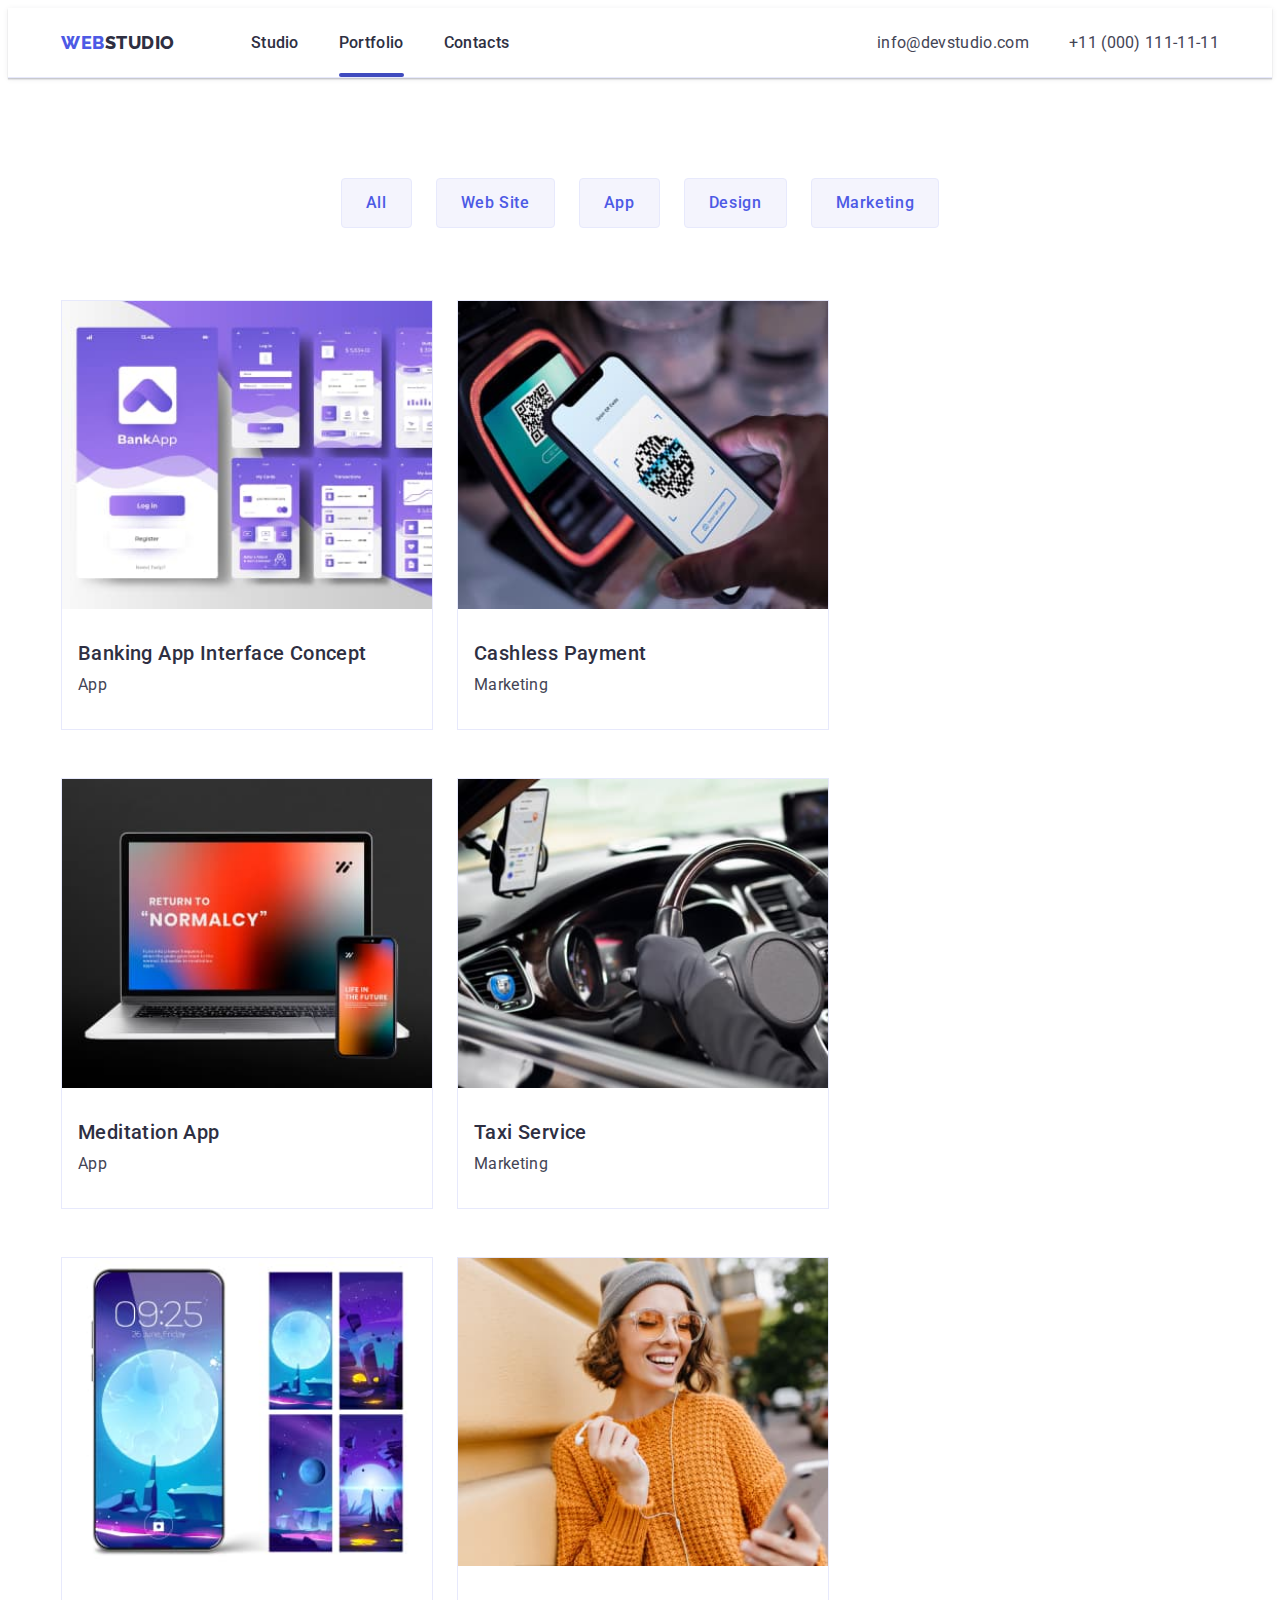
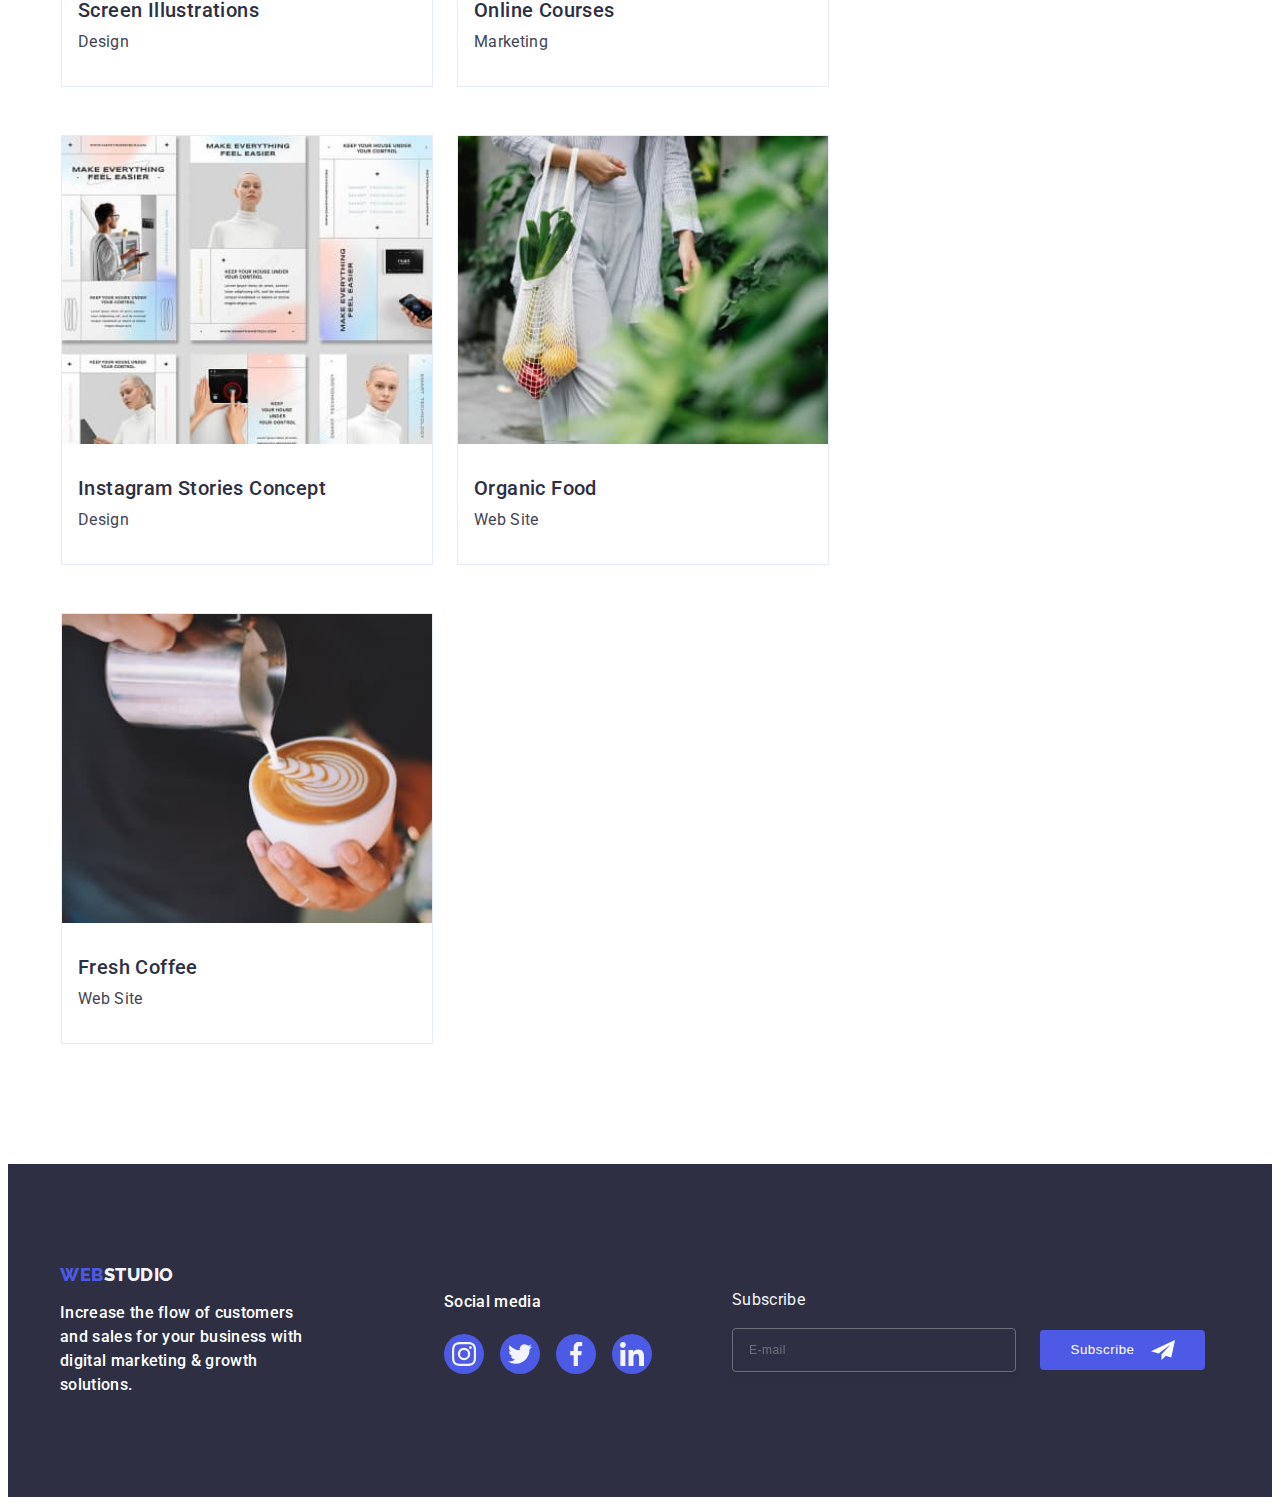
<file: portfolio.html>
<!DOCTYPE html>
<html lang="en">
  <head>
    <meta charset="UTF-8" />
    <meta name="viewport" content="width=device-width, initial-scale=1.0" />
    <title>WebStudio</title>
    <link rel="preconnect" href="https://fonts.googleapis.com" />
    <link rel="preconnect" href="https://fonts.gstatic.com" crossorigin />
    <link
      href="https://fonts.googleapis.com/css2?family=Raleway:wght@800&family=Roboto:wght@400;500;700;900&display=swap"
      rel="stylesheet"
    />
    <link
      rel="stylesheet"
      href="https://cdnjs.cloudflare.com/ajax/libs/modern-normalize/2.0.0/modern-normalize.min.css"
      integrity="sha512-4xo8blKMVCiXpTaLzQSLSw3KFOVPWhm/TRtuPVc4WG6kUgjH6J03IBuG7JZPkcWMxJ5huwaBpOpnwYElP/m6wg=="
      crossorigin="anonymous"
      referrerpolicy="no-referrer"
    />
    <link rel="stylesheet" href="./css/styles.css" />
    <link rel="stylesheet" href="./css/media.css" />
  </head>
  <body>
    <header class="header">
      <div class="container header-container">
        <nav class="nav-container">
          <a class="logo link" href="./index.html"
            >Web<span class="second-logocolor-logo">Studio</span></a
          >
          <button class="hamburder-btn" data-mob-open type="button ">
            <svg class="humburger-svg" width="32" height="22">
              <use href="./images/icons.svg#icon-menu-hamburger"></use>
            </svg>
          </button>

          <ul class="header-menu list">
            <li class="heder-menu-item">
              <a class="contact-link link" href="./index.html">Studio</a>
            </li>
            <li class="heder-menu-item">
              <a
                class="contact-link link current studio-color"
                href="./portfolio.html"
                >Portfolio</a
              >
            </li>
            <li class="heder-menu-item">
              <a class="contact-link link" href="">Contacts</a>
            </li>
          </ul>
        </nav>
        <address class="address-container">
          <ul class="link-header list" id="contact">
            <li>
              <a class="address-link link" href="mailto:info@devstudio.com"
                >info@devstudio.com</a
              >
            </li>
            <li>
              <a class="address-link link" href="tel:+110001111111"
                >+11 (000) 111-11-11</a
              >
            </li>
          </ul>
        </address>
      </div>
      <div class="mob-menu is-hidden" data-mob>
        <div>
          <button class="close-menu-button" type="button " data-mob-close>
            <svg class="menu-button-svg" width="8" height="8">
              <use href="./images/icons.svg#icon-close-black"></use>
            </svg>
          </button>

          <ul class="header-mob-menu list">
            <li class="header-mob-menu-item">
              <a class="contact-link-mob link studio-color" href="./index.html"
                >Studio</a
              >
            </li>
            <li class="header-mob-menu-item">
              <a class="contact-link-mob link" href="./portfolio.html"
                >Portfolio</a
              >
            </li>
            <li class="header-mob-menu-item">
              <a class="contact-link-mob link" href="">Contacts</a>
            </li>
          </ul>
        </div>

        <div>
          <ul class="link-mob-header list" id="contact">
            <li>
              <a class="address-mob-link link" href="tel:+110001111111"
                >+11 (000) 111-11-11</a
              >
            </li>
            <li>
              <a class="address-mob-link link" href="mailto:info@devstudio.com"
                >info@devstudio.com</a
              >
            </li>
          </ul>
          <ul class="mob-social-icons">
            <li class="mob-soc-ico-iteam">
              <a class="mob-soc-link" href="#">
                <svg class="mob-svg" width="24" height="24">
                  <use href="./images/icons.svg#icon-instagram"></use></svg
              ></a>
            </li>
            <li class="mob-soc-ico-iteam">
              <a class="mob-soc-link" href="#">
                <svg class="mob-svg" width="24" height="24">
                  <use href="./images/icons.svg#icon-twitter"></use></svg
              ></a>
            </li>
            <li class="mob-soc-ico-iteam">
              <a class="mob-soc-link" href="#">
                <svg class="mob-svg" width="24" height="24">
                  <use href="./images/icons.svg#icon-facebook"></use></svg
              ></a>
            </li>
            <li class="mob-soc-ico-iteam">
              <a class="mob-soc-link" href="#">
                <svg class="mob-svg" width="24" height="24">
                  <use href="./images/icons.svg#icon-linkedin"></use></svg
              ></a>
            </li>
          </ul>
        </div>
      </div>
    </header>
    <!--Main content-->
    <main>
      <!--buttons-->
      <section class="menu-container">
        <div class="container">
          <h1 class="visually-hidden">Menu</h1>
          <ul class="list button-container">
            <li><button class="menu-button link" type="button">All</button></li>
            <li>
              <button class="menu-button link" type="button">Web Site</button>
            </li>
            <li><button class="menu-button link" type="button">App</button></li>
            <li>
              <button class="menu-button link" type="button">Design</button>
            </li>
            <li>
              <button class="menu-button link" type="button">Marketing</button>
            </li>
          </ul>

          <!--content-->

          <ul class="list service-container">
            <li class="portfolio-cards">
              <a class="link service-link" href="">
                <div class="cover-img">
                  <img
                    class="portfolio-foto"
                    src="./images/banking-app.jpg"
                    alt="Banking app"
                    width="360"
                    height="300"
                  />
                  <p class="cover-text">
                    14 Stylish and User-Friendly App Design Concepts · Task
                    Manager App · Calorie Tracker App · Exotic Fruit Ecommerce
                    App · Cloud Storage App
                  </p>
                </div>

                <div class="list-link">
                  <h2 class="content-title">Banking App Interface Concept</h2>
                  <p class="p-body-font">App</p>
                </div>
              </a>
            </li>

            <li class="portfolio-cards">
              <a class="link service-link" href="">
                <div class="cover-img">
                  <img
                    class="portfolio-foto"
                    src="./images/Cashless-Payment.jpg"
                    alt="Cashless Payment"
                    width="360"
                    height="300"
                  />
                  <p class="cover-text">
                    14 Stylish and User-Friendly App Design Concepts · Task
                    Manager App · Calorie Tracker App · Exotic Fruit Ecommerce
                    App · Cloud Storage App
                  </p>
                </div>
                <div class="list-link text-under">
                  <h2 class="content-title">Cashless Payment</h2>
                  <p class="p-body-font">Marketing</p>
                </div>
              </a>
            </li>
            <li class="portfolio-cards">
              <a class="link service-link" href="">
                <div class="cover-img">
                  <img
                    class="portfolio-foto"
                    src="./images/Meditation-app.jpg"
                    alt="Meditaion App"
                    width="360"
                    height="300"
                  />
                  <p class="cover-text">
                    14 Stylish and User-Friendly App Design Concepts · Task
                    Manager App · Calorie Tracker App · Exotic Fruit Ecommerce
                    App · Cloud Storage App
                  </p>
                </div>
                <div class="list-link">
                  <h2 class="content-title">Meditation App</h2>
                  <p class="p-body-font">App</p>
                </div>
              </a>
            </li>
            <li class="portfolio-cards">
              <a class="link service-link" href="">
                <div class="cover-img">
                  <img
                    class="portfolio-foto"
                    src="./images/Taxi-Service.jpg"
                    alt="Taxi Service"
                    width="360"
                    height="300"
                  />
                  <p class="cover-text">
                    14 Stylish and User-Friendly App Design Concepts · Task
                    Manager App · Calorie Tracker App · Exotic Fruit Ecommerce
                    App · Cloud Storage App
                  </p>
                </div>
                <div class="list-link">
                  <h2 class="content-title">Taxi Service</h2>
                  <p class="p-body-font">Marketing</p>
                </div>
              </a>
            </li>
            <li class="portfolio-cards">
              <a class="link service-link" href="">
                <div class="cover-img">
                  <img
                    class="portfolio-foto"
                    class="portfoloo-foto"
                    src="./images/screen.jpg"
                    alt="Screen Illustrations"
                    width="360"
                    height="300"
                  />
                  <p class="cover-text">
                    14 Stylish and User-Friendly App Design Concepts · Task
                    Manager App · Calorie Tracker App · Exotic Fruit Ecommerce
                    App · Cloud Storage App
                  </p>
                </div>
                <div class="list-link">
                  <h2 class="content-title">Screen Illustrations</h2>
                  <p class="p-body-font">Design</p>
                </div>
              </a>
            </li>
            <li class="portfolio-cards">
              <a class="link service-link" href="">
                <div class="cover-img">
                  <img
                    class="portfolio-foto"
                    src="./images/Online-Courses.jpg"
                    alt="Online Courses"
                    width="360"
                    height="300"
                  />
                  <p class="cover-text">
                    14 Stylish and User-Friendly App Design Concepts · Task
                    Manager App · Calorie Tracker App · Exotic Fruit Ecommerce
                    App · Cloud Storage App
                  </p>
                </div>
                <div class="list-link">
                  <h2 class="content-title">Online Courses</h2>
                  <p class="p-body-font">Marketing</p>
                </div>
              </a>
            </li>
            <li class="portfolio-cards">
              <a class="link service-link" href="">
                <div class="cover-img">
                  <img
                    class="portfolio-foto"
                    src="./images/Instagram-Stories.jpg"
                    alt="Instagram Stories Concept"
                    width="360"
                    height="300"
                  />
                  <p class="cover-text">
                    14 Stylish and User-Friendly App Design Concepts · Task
                    Manager App · Calorie Tracker App · Exotic Fruit Ecommerce
                    App · Cloud Storage App
                  </p>
                </div>
                <div class="list-link">
                  <h2 class="content-title">Instagram Stories Concept</h2>
                  <p class="p-body-font">Design</p>
                </div>
              </a>
            </li>
            <li class="portfolio-cards">
              <a class="link service-link" href="">
                <div class="cover-img">
                  <img
                    class="portfolio-foto"
                    src="./images/Organic-Food.jpg"
                    alt="Organic Food"
                    width="360"
                    height="300"
                  />
                  <p class="cover-text">
                    14 Stylish and User-Friendly App Design Concepts · Task
                    Manager App · Calorie Tracker App · Exotic Fruit Ecommerce
                    App · Cloud Storage App
                  </p>
                </div>
                <div class="list-link">
                  <h2 class="content-title">Organic Food</h2>
                  <p class="p-body-font">Web Site</p>
                </div>
              </a>
            </li>
            <li class="portfolio-cards">
              <a class="link service-link" href="">
                <div class="cover-img">
                  <img
                    class="portfolio-foto"
                    src="./images/Fresh-Coffee.jpg"
                    alt="Organic Food"
                    width="360"
                    height="300"
                  />
                  <p class="cover-text">
                    14 Stylish and User-Friendly App Design Concepts · Task
                    Manager App · Calorie Tracker App · Exotic Fruit Ecommerce
                    App · Cloud Storage App
                  </p>
                </div>
                <div class="list-link">
                  <h2 class="content-title">Fresh Coffee</h2>
                  <p class="p-body-font">Web Site</p>
                </div>
              </a>
            </li>
          </ul>
        </div>
      </section>
    </main>
    <footer class="footer-container">
      <div class="footer-position container">
        <div class="fooret-logo-text">
          <a class="logo-footer logo link" href="./index.html"
            >Web<span class="footer-logo-second">Studio</span></a
          >

          <p class="footer-text">
            Increase the flow of customers and sales for your business with
            digital marketing & growth solutions.
          </p>
        </div>
        <div class="studio-social-media wrap-tablet">
          <p class="footer-text tam-soc-text">Social media</p>

          <ul class="footer-social-icons">
            <li class="fooer-soc-ico-iteam">
              <a class="footer-soc-link" href="#">
                <svg class="footer-svg" width="24" height="24">
                  <use href="./images/icons.svg#icon-instagram"></use></svg
              ></a>
            </li>
            <li class="fooer-soc-ico-iteam">
              <a class="footer-soc-link" href="#">
                <svg class="footer-svg" width="24" height="24">
                  <use href="./images/icons.svg#icon-twitter"></use></svg
              ></a>
            </li>
            <li class="fooer-soc-ico-iteam">
              <a class="footer-soc-link" href="#">
                <svg class="footer-svg" width="24" height="24">
                  <use href="./images/icons.svg#icon-facebook"></use></svg
              ></a>
            </li>
            <li class="fooer-soc-ico-iteam">
              <a class="footer-soc-link" href="#">
                <svg class="footer-svg" width="24" height="24">
                  <use href="./images/icons.svg#icon-linkedin"></use></svg
              ></a>
            </li>
          </ul>
        </div>
        <div class="sbc-container wrap-tablet">
          <p class="footer-subs-text">Subscribe</p>
          <form
            class="footer-subscribe"
            name="subescribe"
            autocomplete="off"
            novalidate
          >
            <label class="label-subescribe">
              <input
                class="subescribe-inbut"
                type="email"
                name="subescrine-inpt"
                placeholder="E-mail"
              />
            </label>
            <button type="submit" class="subscr-button">
              Subscribe
              <svg class="subscrite-svg" width="24" height="24">
                <use href="./images/icons.svg#icon-telegr"></use>
              </svg>
            </button>
          </form>
        </div>
      </div>
    </footer>
    <script src="./js/mobile.js"></script>
  </body>
</html>
</file>
<file: css/styles.css>
:root {
  --background-color: #ffffff;
  --background-second-color: #2e2f42;
  --active-link-color: #4d5ae5;
  --active-button-colore: #404bbf;
  --primary-font: "Roboto", sans-serif;
  --text-color: #434455;
  --text-color-second: #2e2f42;
  --logo-color: #4d5ae5;
  --button-collor: #f4f4fd;
  --bachgr-modal: rgba(46, 47, 66, 0.4);
  --svg-fill-collor: #8e8f99;
  --svg-hover-color: #404bbf;
}

body {
  font-family: var(--primary-font);
  color: var(--text-color);
  background-color: var(--background-color);
}

p,
h1,
h2,
h3,
h4,
h5,
h6 {
  margin-top: 0;
  margin-bottom: 0;
}
ul,
ol {
  margin-top: 0;
  margin-bottom: 0;
  margin-left: 0;
  padding: 0;
  list-style: none;
}
img {
  display: block;
  max-width: 100%;
}
.no-sctoll {
  overflow: hidden;
}

.link {
  text-decoration: none;
}
.list {
  list-style: none;
}
.container {
  max-width: 767px;
  width: 100%;
  padding-right: 15px;
  padding-left: 15px;
  margin: 0 auto;
}

.header {
  box-shadow: 0px 2px 1px rgba(46, 47, 66, 0.08),
    0px 1px 1px rgba(46, 47, 66, 0.16), 0px 1px 6px rgba(46, 47, 66, 0.08);
  border-bottom: 1px solid #e7e9fc;
}

/*-------------------Logo info------------------------*/
.logo {
  font-family: "Raleway", sans-serif;
  font-size: 18px;
  font-weight: 800;
  line-height: 1.17;
  letter-spacing: 0.03em;
  text-align: left;
  text-transform: uppercase;
  color: var(--logo-color);
  /* margin-right: 76px; */
  padding: 24px 0;
}
.link-header {
  display: none;
}

.second-logocolor-logo {
  color: #2e2f42;
}
.humburger-svg {
  fill: black;
}

.hamburder-btn {
  background-color: #ffffff;
  border: none;
}
.header-menu {
  display: none;
  /* position: relative;
  gap: 40px; */
}
.studio-color {
  color: var(--active-button-colore);
}
.portfolio-color {
  color: var(--active-button-colore);
}

/*-------------------------Navigation section---------------------------*/
.contact-link {
  color: var(--text-color-second);
  font-size: 16px;
  font-weight: 500;
  line-height: 1.5;
  letter-spacing: 0.02em;
  text-align: left;
  padding: 24px 0;
  transition: color 250ms cubic-bezier(0.4, 0, 0.2, 1);
}
.contact-link:hover,
.contact-link:active,
.contact-link:focus {
  color: #404bbf;
}
.nav-container {
  display: flex;
  align-items: center;

  justify-content: space-between;
}
.current {
  position: relative;
}
.current::after {
  content: "";
  position: absolute;
  bottom: 0;
  width: 100%;
  height: 4px;
  border-radius: 2px;
  bottom: -1px;
  background-color: var(--active-button-colore);
  left: 0;
}

/*------------------------------address----------------------------*/
.address-container {
  font-style: normal;
  position: relative;
}
.address-link {
  font-size: 16px;
  font-weight: 400;
  line-height: 24px;
  letter-spacing: 0.02em;
  text-align: left;
  color: var(--text-color);
  transition: color 250ms cubic-bezier(0.4, 0, 0.2, 1);
}

.address-link:hover,
.address-link:active,
.address-link:focus {
  color: #404bbf;
}

.mob-menu {
  position: fixed;
  display: flex;
  flex-direction: column;
  justify-content: space-between;
  background-color: var(--background-color);
  box-shadow: 0px 1px 6px 0px rgba(46, 47, 66, 0.08),
    0px 1px 1px 0px rgba(46, 47, 66, 0.16),
    0px 2px 1px 0px rgba(46, 47, 66, 0.08);
  width: 100%;
  max-width: 428px;
  height: 100%;
  top: 0px;
  left: 0px;
  padding-left: 40px;
  z-index: 2;
}
.close-menu-button {
  display: flex;
  position: absolute;
  cursor: pointer;
  top: 24px;
  right: 24px;
  border-radius: 50%;
  justify-content: center;
  background-color: transparent;
  align-items: center;
  width: 24px;
  height: 24px;
  padding: 0;
  fill: #2e2f42;
  border: 1px solid rgba(0, 0, 0, 0.1);
}

.menu-button-svg {
}

.header-mob-menu {
  display: flex;
  flex-direction: column;
  margin-top: 80px;
  gap: 40px;
}

.contact-link-mob {
  color: var(--text-color-second);
  font-weight: 700;
  letter-spacing: 0;
  text-transform: capitalize;
  font-size: 36px;
  line-height: 1.1;
  letter-spacing: 0.01em;
  text-align: left;
  padding: 0;
  transition: color 250ms cubic-bezier(0.4, 0, 0.2, 1);
}
.contact-link-mob:hover,
.contact-link-mob:active,
.contact-link-mob:focus {
  color: #404bbf;
}

.link-mob-header {
  display: flex;
  flex-direction: column;
  gap: 40px;
  margin-bottom: 48px;
  justify-content: center;
  cursor: pointer;
}

.address-mob-link {
  font-size: 20px;
  font-weight: 500;
  line-height: 1.2;
  letter-spacing: 0.025em;
  color: #434455;
  transition: color 250ms cubic-bezier(0.4, 0, 0.2, 1),
    font-size 250ms cubic-bezier(0.4, 0, 0.2, 1),
    font-weight 250ms cubic-bezier(0.4, 0, 0.2, 1),
    align-items 250ms cubic-bezier(0.4, 0, 0.2, 1);
}

.address-mob-link:hover,
.address-mob-link:focus,
.address-mob-lin:active {
  font-size: 36px;
  font-weight: 700;
  letter-spacing: 0.01em;
  color: var(--active-link-color);
  align-items: center;
}

.mob-social-icons {
  display: flex;
  justify-content: space-between;
  padding-bottom: 40px;
  margin-right: 40px;
}
.mob-soc-ico-iteam {
}
.mob-soc-link {
  padding: 8px;
  display: flex;
  width: 100%;
  height: 100%;
  background-color: var(--active-link-color);
  border-radius: 50%;
  justify-content: center;
  align-items: center;
  transition: background-color 250ms cubic-bezier(0.4, 0, 0.2, 1);
}
.mob-soc-link:hover,
.mob-soc-link:focus,
.mob-soc-link:active {
  background-color: #31d0aa;
}

.mob-svg {
  fill: #f4f4fd;
}
/**-------------------menu battons------------------------**/
/**-------------------menu battons------------------------**/

.main-title-container {
  background-color: var(--background-second-color);
  background-image: linear-gradient(
      rgba(46, 47, 66, 0.7),
      rgba(46, 47, 66, 0.7)
    ),
    url(../images/Dark-bg-mob.jpg);
  background-repeat: no-repeat;
  background-position: 50% 50%;
  background-size: cover;
  max-width: 767px;
  width: 100%;
  margin: 0 auto;
  padding: 112px 0;
}

@media (min-device-pixel-ratio: 2),
  (min-resolution: 192dpi),
  (min-resolution: 2dppx) {
  .main-title-container {
    background-color: var(--background-second-color);
    background-image: linear-gradient(
        rgba(46, 47, 66, 0.7),
        rgba(46, 47, 66, 0.7)
      ),
      url(../images/Dark-bg-mob-2x.jpg);
  }
}

.main-title {
  font-size: 36px;
  line-height: 1.07;
  text-align: center;
  letter-spacing: 0.02em;
  color: #ffffff;
  max-width: 496px;
  margin: 0 auto;
}

.title-container {
  margin: 0 auto;

  max-width: 1140px;
  width: 100%;
}
.main-button {
  font-family: "Roboto", sans-serif;
  font-size: 16px;
  font-weight: 500;
  line-height: 1.5;
  letter-spacing: 0.04em;
  text-align: center;
  background-color: #4d5ae5;
  color: #ffffff;
  cursor: pointer;
  transition: background-color 250ms cubic-bezier(0.4, 0, 0.2, 1);
  padding: 16px 32px;
  display: block;
  margin: 0 auto;
  margin-top: 48px;
  min-width: 169px;
  height: 56px;
  border: none;
  border-radius: 4px;
}
.main-button:hover,
.main-button:active,
.main-button:focus {
  background-color: #404bbf;
}

/*-----------------------About company------------------------------*/
.about-company-title {
  font-size: 36px;
  font-weight: 500;
  line-height: 1.2;
  letter-spacing: 0.02em;
  text-align: center;
  color: var(--text-color-second);
  margin-bottom: 8px;
}

.abaut-company-text {
  font-size: 16px;
  font-weight: 400;
  line-height: 1.5;
  letter-spacing: 0.02em;
  text-align: left;
  color: var(--text-color);
}

.position-svg-ac {
  display: none;
  align-items: center;
  justify-content: center;
  height: 112px;
  padding: 24px 100px;
  background-color: #f4f4fd;

  border-radius: 4px;
  margin-bottom: 8px;
}
.svg-about-company {
  fill: var(--button-collor);
}

.section-company {
  padding: 120px 0;
}

.about-company-container {
  display: flex;
  flex-direction: column;
  gap: 72px;
}

.list-container {
  /* width: calc((100% - 72px) / 4); */

  position: relative;
}

/*---------------------What are we doing section-----------------------------*/
.studio-section {
  display: none;
}

/*---------------------------Team seaction----------------------------*/
.team-container {
  background: #f4f4fd;
  padding: 96px 0;
}

.team-title {
  font-size: 36px;
  font-weight: 700;
  line-height: 1.11;
  letter-spacing: 0.02em;
  text-align: center;
  text-transform: capitalize;
  color: var(--text-color-second);
  width: 0 auto;
  margin-bottom: 72px;
}

.team_list {
  background: #ffffff;
  max-width: 264px;
  /* width: calc((100% - 72px) / 4); */
  border-radius: 0 0 4px 4px;
  box-shadow: 0px 1px 6px rgba(46, 47, 66, 0 08),
    0px 1px 1px rgba(46, 47, 66, 0.16), 0px 2px 1px rgba(46, 47, 66, 0.08);
}

.team-name-title {
  font-size: 20px;
  font-weight: 500;
  line-height: 1.2;
  letter-spacing: 0.02em;
  text-align: center;
  color: var(--text-color-second);
  margin-bottom: 8px;
  text-align: center;
}

.team-name-text {
  font-size: 16px;
  font-weight: 400;
  line-height: 1.5;
  letter-spacing: 0.02em;
  text-align: center;
  color: var(--text-color);
  margin-bottom: 8px;
}
.employee-list {
  display: flex;
  flex-direction: column;
  justify-content: center;
  align-items: center;
  gap: 72px;
}

.social-icons {
  display: flex;
  gap: 24px;
  justify-content: center;
}
.soc-link {
  width: 100%;
  height: 100%;
  background-color: var(--active-link-color);
  border-radius: 50%;
  display: flex;
  align-items: center;
  justify-content: center;
  transition: background-color 250ms cubic-bezier(0.4, 0, 0.2, 1);
}
.soc-link:hover,
.soc-link:focus {
  background-color: #404bbf;
}

.soc-ico-iteam {
  width: 40px;
  height: 40px;
}
.employee-name {
  padding: 32px 0;
  box-shadow: 0px 2px 1px 0px rgba(46, 47, 66, 0.08),
    0px 1px 1px 0px rgba(46, 47, 66, 0.16),
    0px 1px 6px 0px rgba(46, 47, 66, 0.08);
}
/*-----------------CUSTOMERS--------------------------*/
.customers {
  padding: 120px 0;
}

.customers-title {
  color: var(--background-second-color);
  font-size: 36px;
  text-align: center;
  font-style: normal;
  font-weight: 700;
  line-height: 1.11;
  letter-spacing: 0.72px;
  text-transform: capitalize;
  margin-bottom: 72px;
}

.customers-item {
  width: calc((100% - 16px) / 2);
  height: 88px;
  width: 168px;
}

.customer-link {
  width: 100%;
  height: 100%;
  padding: 16px 32px;
  border-radius: 4px;
  border: 1px solid var(--svg-fill-collor);
  display: flex;
  fill: var(--svg-fill-collor);
  color: var(--svg-fill-collor);
  align-items: center;
  justify-content: center;
  transition: border-color 250ms cubic-bezier(0.4, 0, 0.2, 1),
    color 250ms cubic-bezier(0.4, 0, 0.2, 1);
}
.customer-link:hover,
.customer-link:active,
.customer-link:focus {
  color: var(--svg-hover-color);
  border-color: #404bbf;
}
.customer-svg {
  fill: currentColor;
}

.customers-icons {
  display: flex;
  flex-wrap: wrap;
  justify-content: center;
  gap: 72px 16px;
}

/*---------------------------Footer-----------------------------------*/

.footer-container {
  background: #2e2f42;
}
.footer-logo-second {
  color: #f4f4fd;
}
.footer-text {
  font-family: Roboto;
  font-size: 16px;
  font-weight: 400;
  line-height: 1.5;
  letter-spacing: 0.02em;
  text-align: left;
  color: #f4f4fd;
}
.fooer-soc-ico-iteam {
  width: 40px;
  height: 40px;
  transition: background-color 250ms cubic-bezier(0.4, 0, 0.2, 1);
}

.footer-soc-link {
  display: flex;
  width: 100%;
  height: 100%;
  background-color: var(--active-link-color);
  border-radius: 50%;
  align-items: center;
  justify-content: center;
  transition: background-color 250ms cubic-bezier(0.4, 0, 0.2, 1);
}

.footer-soc-link:hover,
.footer-soc-link:focus {
  background-color: #31d0aa;
}

.footer-svg {
  fill: var(--button-collor);
}
.footer-social-icons {
  display: flex;
  gap: 16px;
  justify-content: center;
}

.studio-social-media .footer-text {
  padding-top: 4px;
  padding-bottom: 4px;
  margin-bottom: 16px;
}
.footer-position {
  display: flex;
  flex-direction: column;
  justify-content: center;
  align-items: baseline;
  gap: 72px;
}
.studio-social-media {
  /* margin-right: 80px; */
  display: flex;
  flex-direction: column;
  justify-content: center;
  align-items: center;

  margin: 0 auto;
}

.footer-container {
  padding-top: 100px;
  padding-bottom: 100px;
}
.footer-text {
  max-width: 264px;
  font-weight: 500;
  color: #ffffff;
}
.fooret-logo-text {
  /* margin-right: 120px; */
  display: flex;
  flex-direction: column;
  justify-content: center;
  align-items: center;
  margin: 0 auto;
}
.footer-subscribe {
  display: flex;
  flex-direction: column;
  gap: 24px;
  justify-content: center;
  align-items: center;
}
.sbc-container .footer-text {
  margin-bottom: 16px;
}
.sbc-container {
  margin: 0 auto;
  /* width: 100%; */
}
.footer-subs-text {
  text-align: center;
  font-family: Roboto;
  font-size: 16px;
  font-weight: 400;
  line-height: 1.5;
  letter-spacing: 0.02em;
  margin-bottom: 16px;
  color: #f4f4fd;
}

.subescribe-inbut {
  display: flex;
  font-size: 12px;
  line-height: 1.5;
  letter-spacing: 0.04em;
  background-color: transparent;
  outline: transparent;
  border-radius: 4px;
  border: 1px solid var(--white, #fff);
  opacity: 0.30000001192092896;
  box-shadow: 0px 4px 4px 0px rgba(0, 0, 0, 0.15);
  width: 200px;
  color: var(--background-color);
  padding-left: 16px;
  height: 40px;
  filter: drop-shadow(0px 4px 4px rgba(0, 0, 0, 0.15));
}
.subescribe-inbut::placeholder {
  color: var(--background-color);
  font-size: 12px;
}
.subscr-button {
  font-weight: 500;
  line-height: 1.5;
  letter-spacing: 0.04em;
  width: 165px;
  height: 40px;
  color: var(--background-color);
  background-color: var(--logo-color);
  text-align: center;
  justify-content: center;
  align-items: center;
  display: flex;
  cursor: pointer;
  border: none;
  border-radius: 4px;
}

.button-container {
  display: flex;
  flex-wrap: wrap;
  max-width: 380px;
  justify-content: start;
  margin-bottom: 48px;
  gap: 16px 24px;
}

.logo-footer {
  display: inline-block;
  margin-bottom: 16px;
  padding: 0;
}
.subscrite-svg {
  margin-left: 16px;
}

.menu-container {
  padding-top: 48px;
  padding-bottom: 120px;
}

.service-container {
  display: flex;
  flex-direction: column;
  gap: 48px;
}

.list-link {
  padding: 32px 16px;

  border-top: none;
}
.
/*=====================PORTFOLIO=========================*/
/* --------------------- Menu buttons------------------------- */

.menu-container
.button-container {
  position: relative;
}

.menu-button {
  font-family: "Roboto", sans-serif;
  font-size: 16px;
  font-weight: 500;
  line-height: 1.5;
  letter-spacing: 0.04em;
  text-align: center;
  color: var(--active-link-color);
  background-color: var(--button-collor);
  cursor: pointer;
  box-shadow: none;
  display: block;
  padding: 8px 16px;
  border-radius: 4px;
  border: 1px solid #e7e9fc;
  transition: color 250ms cubic-bezier(0.4, 0, 0.2, 1),
    background-color 250ms cubic-bezier(0.4, 0, 0.2, 1),
    border-color 250ms cubic-bezier(0.4, 0, 0.2, 1),
    box-shadow 250ms cubic-bezier(0.4, 0, 0.2, 1);
}

.menu-button:hover,
.menu-button:active,
.menu-button:focus {
  background-color: #404bbf;
  color: #ffffff;
  border: 1px solid transparent;
  box-shadow: 0px 3px 1px rgba(0, 0, 0, 0.1), 0px 2px 1px rgba(0, 0, 0, 0.08),
    0px 2px 2px rgba(0, 0, 0, 0.12);
}
/*-------------------content portfolio---------------------------*/
.content-title {
  font-size: 20px;
  font-weight: 500;
  line-height: 1.2;
  letter-spacing: 0.02em;
  text-align: left;
  color: var(--text-color-second);
  margin-bottom: 8px;
}

.p-body-font {
  font-size: 16px;
  font-weight: 400;
  line-height: 1.5;
  letter-spacing: 0.02em;
  text-align: left;
  color: var(--text-color);
}

.visually-hidden {
  position: absolute;
  width: 1px;
  height: 1px;
  margin: -1px;
  border: 0;
  padding: 0;
  white-space: nowrap;
  clip-path: inset(100%);
  clip: rect(0 0 0 0);
  overflow: hidden;
}

.service-link {
  display: block;
  transition: box-shadow 250ms cubic-bezier(0.4, 0, 0.2, 1);
}
.service-link:hover,
.service-link:focus {
  box-shadow: 0px 1px 6px rgba(46, 47, 66, 0.08),
    0px 1px 1px rgba(46, 47, 66, 0.16), 0px 2px 1px rgba(46, 47, 66, 0.08);
}

.service-link:hover .cover-text {
  transform: translateY(0);
}
.service-link:focus .cover-text {
  transform: translateY(0);
}
.portfolio-foto {
  width: 100%;
  height: 100%;
}

.portfolio-cards {
  position: relative;
  /* width: calc((100% - 48px) / 3); */
  border: 1px solid #e7e9fc;
}

.cover-img:hover .cover-text {
  transform: translateY(0);
}
.cover-img:focus .cover-text {
  transform: translateY(0);
}

.cover-text {
  color: var(--button-collor);
  font-size: 16px;
  font-style: normal;
  font-weight: 400;
  line-height: 1.5;
  background-color: var(--logo-color);
  padding-top: 40px;
  padding-bottom: 40px;
  text-align: start;
  letter-spacing: 0.02em;
  padding-left: 32px;
  padding-right: 32px;
  height: 100%;
  width: 100%;
  display: none;

  position: absolute;
  top: 0;
  left: 0;
  height: 100%;
  transform: translateY(100%);
  transition: transform 250ms cubic-bezier(0.4, 0, 0.2, 1);
}
.cover-img {
  position: relative;
  overflow: hidden;
  width: 100%;
}

/** MODAL**/

.backdrop {
  position: fixed;
  top: 0;
  width: 100%;
  height: 100%;
  background-color: var(--bachgr-modal);
  transition: opacity 250ms cubic-bezier(0.4, 0, 0.2, 1),
    visibility 250ms cubic-bezier(0.4, 0, 0.2, 1);
}
.modal {
  max-width: 408px;
  width: 100%;
  min-height: 584px;
  border-radius: 4px;
  background: #fcfcfc;
  box-shadow: 0px 2px 1px 0px rgba(0, 0, 0, 0.2),
    0px 1px 3px 0px rgba(0, 0, 0, 0.12), 0px 1px 1px 0px rgba(0, 0, 0, 0.14);
  position: absolute;
  left: 50%;
  top: 50%;
  transform: translate(-50%, -50%) scaleY(1);
  transition: transform 250ms cubic-bezier(0.4, 0, 0.2, 1);
  ransition: 300ms linear;
  padding: 72px 24px 24px;
}
.backdrop.is-hidden .modal {
  transform: translate(-50%, -50%) scaleY(0);
}

.close-button {
  display: flex;
  position: absolute;
  cursor: pointer;
  top: 24px;
  right: 24px;
  border-radius: 50%;
  justify-content: center;
  background-color: #e7e9fc;
  align-items: center;
  width: 24px;
  height: 24px;
  padding: 0;
  /* fill: none; */
  border: 1px solid rgba(0, 0, 0, 0.1);
  transition: background-color 250ms cubic-bezier(0.4, 0, 0.2, 1),
    border 250ms cubic-bezier(0.4, 0, 0.2, 1);
}

.close-button:hover,
.close-button:focus {
  background-color: var(--svg-hover-color);
  border: none;
  fill: var(--background-color);
}
.is-hidden {
  opacity: 0;
  visibility: hidden;
  pointer-events: none;
}
.button-svg {
  transition: fill 250ms cubic-bezier(0.4, 0, 0.2, 1);
}
.modal-title {
  text-align: center;
  color: var(--background-second-color);
  font-weight: 500;
  line-height: 1.5;
  letter-spacing: 0.02em;
  margin-bottom: 16px;
}
.input-container {
  margin-bottom: 8px;
}

.input-modal {
  width: 100%;
  height: 40px;
  border-radius: 4px;
  border: 1px solid rgba(46, 47, 66, 0.4);
  padding-left: 38px;
  background-color: transparent;
  outline: transparent;
  transition: border-color 250ms cubic-bezier(0.4, 0, 0.2, 1);
}
.input-modal:focus {
  border-color: var(--active-link-color);
}
.input-modal:focus + .name-icon-svg {
  fill: var(--active-link-color);
}

.laben-input {
  display: block;
  font-size: 12px;
  line-height: 1.17;
  letter-spacing: 0.04em;
  color: #8e8f99;
  margin-bottom: 4px;
}
.name-input {
  position: relative;
  margin-bottom: 8px;
}
.name-icon-svg {
  position: absolute;
  left: 16px;
  top: 50%;
  transform: translateY(-50%);
  transition: fill 250ms cubic-bezier(0.4, 0, 0.2, 1);
}

.user-text {
  font-size: 12px;
  line-height: 1.17;
  letter-spacing: 0.04em;
  color: rgba(46, 47, 66, 0.4);
  background-color: transparent;
  padding: 8px 16px;
  width: 100%;
  height: 120px;
  border-radius: 4px;
  border: 1px solid rgba(46, 47, 66, 0.4);
  resize: none;
  outline: transparent;
  transition: border-color 250ms cubic-bezier(0.4, 0, 0.2, 1);
}
.textarea-container {
  margin-bottom: 16px;
}

.user-text:focus {
  border-color: var(--active-link-color);
}
.user-text::placeholder {
  color: rgba(46, 47, 66, 0.4);
  font-size: 12px;
}
.check-container {
  margin-bottom: 24px;
}

.custom-checkbox {
  display: inline-flex;
  align-items: center;
  justify-content: center;
  width: 16px;
  height: 16px;
  border-radius: 2px;
  border: 1px solid rgba(46, 47, 66, 0.4);
  margin-right: 8px;
  fill: transparent;
  transition: background-color 250ms cubic-bezier(0.4, 0, 0.2, 1),
    border 250ms cubic-bezier(0.4, 0, 0.2, 1),
    fill 250ms cubic-bezier(0.4, 0, 0.2, 1);
}
.check-block {
  line-height: 1.17;
  letter-spacing: 0.04em;

  align-items: center;
  font-size: 12px;
  color: #8e8f99;
  margin-bottom: 24px;
}
.polisy-link {
  align-items: center;
  font-size: 12px;
  line-height: 1.2;
  letter-spacing: 0.03em;
  color: var(--active-link-color);
  text-decoration: underline;
}
.user-check:checked + .check-block .custom-checkbox {
  fill: var(--button-collor);
  background-color: var(--svg-hover-color);
  border: none;
}
.user-check:focus + .check-block .custom-checkbox {
  border-color: var(--active-link-color);
}

.submit-button {
  display: block;
  margin: 0 auto;
  min-width: 169px;
  height: 56px;
  font-family: "Roboto", sans-serif;
  font-size: 16px;
  font-weight: 500;
  line-height: 1.5;
  letter-spacing: 0.04em;
  text-align: center;
  background-color: #4d5ae5;
  color: #ffffff;
  cursor: pointer;
  padding: 16px 32px;
  border-radius: 4px;
  border: none;
  transition: background-color 250ms cubic-bezier(0.4, 0, 0.2, 1);
}

.submit-button:hover,
.submit-button:active,
.submit-button:focus {
  background-color: #404bbf;
}
</file>
<file: css/media.css>
@media screen and (min-width: 428px) {
  .container {
    max-width: 428px;
  }
  .subescribe-inbut {
    width: 398px;
  }
}

@media screen and (min-width: 768px) {
  .container {
    max-width: 1100px;
  }
  .hamburder-btn {
    display: none;
  }
  .header-menu {
    display: flex;
    position: relative;
    gap: 40px;
  }

  .nav-container {
    justify-content: start;
  }
  .link-header {
    display: flex;
    position: relative;
    align-items: center;

    flex-direction: column;
  }
  .header-container {
    display: flex;
    align-items: center;
    justify-content: space-between;
  }
  .logo {
    margin-right: 120px;
  }
  .main-title-container {
    background-color: var(--background-second-color);
    background-image: linear-gradient(
        rgba(46, 47, 66, 0.7),
        rgba(46, 47, 66, 0.7)
      ),
      url(../images/Dark-bg-tab.jpg);
    background-repeat: no-repeat;
    background-position: 50% 50%;
    background-size: cover;
    max-width: 1158px;
    margin: 0 auto;
    padding: 112px 0;
  }
  .main-title {
    font-size: 56px;
  }
  @media (min-device-pixel-ratio: 2),
    (min-resolution: 192dpi),
    (min-resolution: 2dppx) {
    .main-title-container {
      background-color: var(--background-second-color);
      background-image: linear-gradient(
          rgba(46, 47, 66, 0.7),
          rgba(46, 47, 66, 0.7)
        ),
        url(../images/Dark-bg-tab-2x.jpg);
    }
  }
  .about-company-container {
    flex-direction: row;
    flex-wrap: wrap;
    gap: 72px 24px;

    justify-content: center;
    margin: 0 auto;
  }
  .list-container {
    max-width: 356px;
    width: calc((100% - 24px) / 2);
  }
  .about-company-title {
    text-align: start;
  }
  .employee-list {
    flex-direction: row;
    flex-wrap: wrap;
    gap: 64px 24px;
  }
  .team-div {
    max-width: 869px;
  }
  .team_list {
    width: calc((100% - 24px) / 2);
  }
  .customers {
    max-width: 770px;
    justify-content: center;
  }
  .customers-icons {
    gap: 72px 24px;
  }
  .customers-item {
    width: calc((100% - 48px) / 3);
    height: 88px;
    width: 168px;
  }
  .customers {
    margin: 0 auto;
  }
  .footer-container {
  }

  .footer-position {
    flex-direction: row;
    flex-wrap: wrap;
    gap: 72px 24px;
    justify-content: start;
    margin: 0 auto;
    max-width: 768px;
    padding-left: 108px;
  }
  .footer-subscribe {
    flex-direction: row;
    gap: 24px;
  }
  .wrap-tablet {
  }
  .studio-social-media {
    margin: 0;
    align-items: start;
  }
  .fooret-logo-text {
    align-items: start;
    margin: 0;
  }
  .footer-subs-text {
    text-align: start;
  }
  .sbc-container {
    margin: 0;
  }
  .tam-soc-text {
    text-align: start;
  }
  .subescribe-inbut {
    width: 264px;
  }
  .button-container {
    flex-wrap: nowrap;
    max-width: 1158px;
    margin-bottom: 64px;
    justify-content: center;

    gap: 24px;
  }
  .menu-container {
    padding-top: 64px;
  }
  .menu-button {
    padding: 12px 24px;
  }
  .service-container {
    flex-direction: row;
    flex-wrap: wrap;
    gap: 72px 24px;
  }
  .portfolio-cards {
    width: calc((100% - 24px) / 2);
    border: 1px solid #e7e9fc;
  }
}

/*------------------------------------1158px------------------------------*/
@media screen and (min-width: 1158px) {
  .container {
    max-width: 1158px;
  }
  .header-menu {
    gap: 40px;
  }
  .link-header {
    display: flex;
    flex-direction: row;
    position: relative;
    align-items: center;
    gap: 40px;
  }

  .logo {
    margin-left: 156px;
    margin-right: 0;
    margin-left: 0;
  }
  .nav-container {
    gap: 76px;
  }

  .main-title-container {
    background-color: var(--background-second-color);
    background-image: linear-gradient(
        rgba(46, 47, 66, 0.7),
        rgba(46, 47, 66, 0.7)
      ),
      url(../images/hero-background.jpg);
    background-repeat: no-repeat;
    background-position: 50% 50%;
    background-size: cover;
    max-width: 100%;
    margin: 0 auto;
    padding: 188px 0;
  }
  @media (min-device-pixel-ratio: 2),
    (min-resolution: 192dpi),
    (min-resolution: 2dppx) {
    .main-title-container {
      background-color: var(--background-second-color);
      background-image: linear-gradient(
          rgba(46, 47, 66, 0.7),
          rgba(46, 47, 66, 0.7)
        ),
        url(../images/people-office-destop-2x.jpg);
    }
  }
  .about-company-container {
    gap: 24px;
  }
  .list-container {
    width: calc((100% - 72px) / 4);
    max-width: 264px;
    position: relative;
  }
  .about-company-title {
    font-size: 20px;
  }
  .position-svg-ac {
    display: flex;
  }
  .studio-section {
    display: flex;
  }
  .studio-services {
    font-size: 36px;
    font-weight: 700;
    line-height: 1.11;
    letter-spacing: 0.02em;
    text-align: center;
    text-transform: capitalize;
    color: var(--text-color-second);
    text-align: center;
    width: 0 auto;
    margin-bottom: 72px;
  }
  .studio-services-container {
    display: flex;
    gap: 24px;
    margin-bottom: 120px;
    max-width: 1158px;
  }

  .studio-services-item {
    width: calc((100% - 48px) / 3);
  }
  .employee-list {
    flex-wrap: nowrap;
    gap: 24px;
  }
  .team_list {
    width: calc((100% - 72px) / 4);
  }

  .customers {
    min-width: 1158px;
    padding-top: 120px;
  }
  .customers-icons {
    display: flex;
    flex-wrap: nowrap;
    justify-content: center;
    align-items: center;
    gap: 24px;
  }
  .customers-item {
    width: calc((100% - 120px) / 6);
    height: 88px;
    width: 168px;
  }
  .customers-title {
  }
  .customer-container {
  }
  .footer-position {
    flex-wrap: nowrap;
    gap: 0;
    padding-left: 0;
    align-items: center;
    justify-content: center;
  }
  .fooret-logo-text {
    margin-right: 120px;
  }
  .footer-text {
    width: 264px;
  }
  .footer-social-ico {
    padding-left: 0;
  }
  .studio-social-media {
    justify-content: start;
    margin-right: 80px;
    max-width: 208px;
  }
  .subescribe-inbut {
    outline: transparent;

    border: 1px solid var(--white, #fff);
    box-shadow: 0px 4px 4px 0px rgba(0, 0, 0, 0.15);
    width: 264px;
    color: var(--background-color);
    padding-left: 16px;
    height: 40px;
    filter: drop-shadow(0px 4px 4px rgba(0, 0, 0, 0.15));
  }
  .button-container {
    flex-wrap: nowrap;
    max-width: 1440px;
    margin-bottom: 72px;
    justify-content: center;

    gap: 24px;
  }
  .menu-container {
    padding-top: 100px;
  }
  .menu-button {
    padding: 12px 24px;
  }
  .service-container {
    gap: 48px 24px;
  }
  .portfolio-cards {
    width: calc((100% - 48px) / 3);
  }
  .cover-text {
    display: inline-block;
  }
}
</file>
